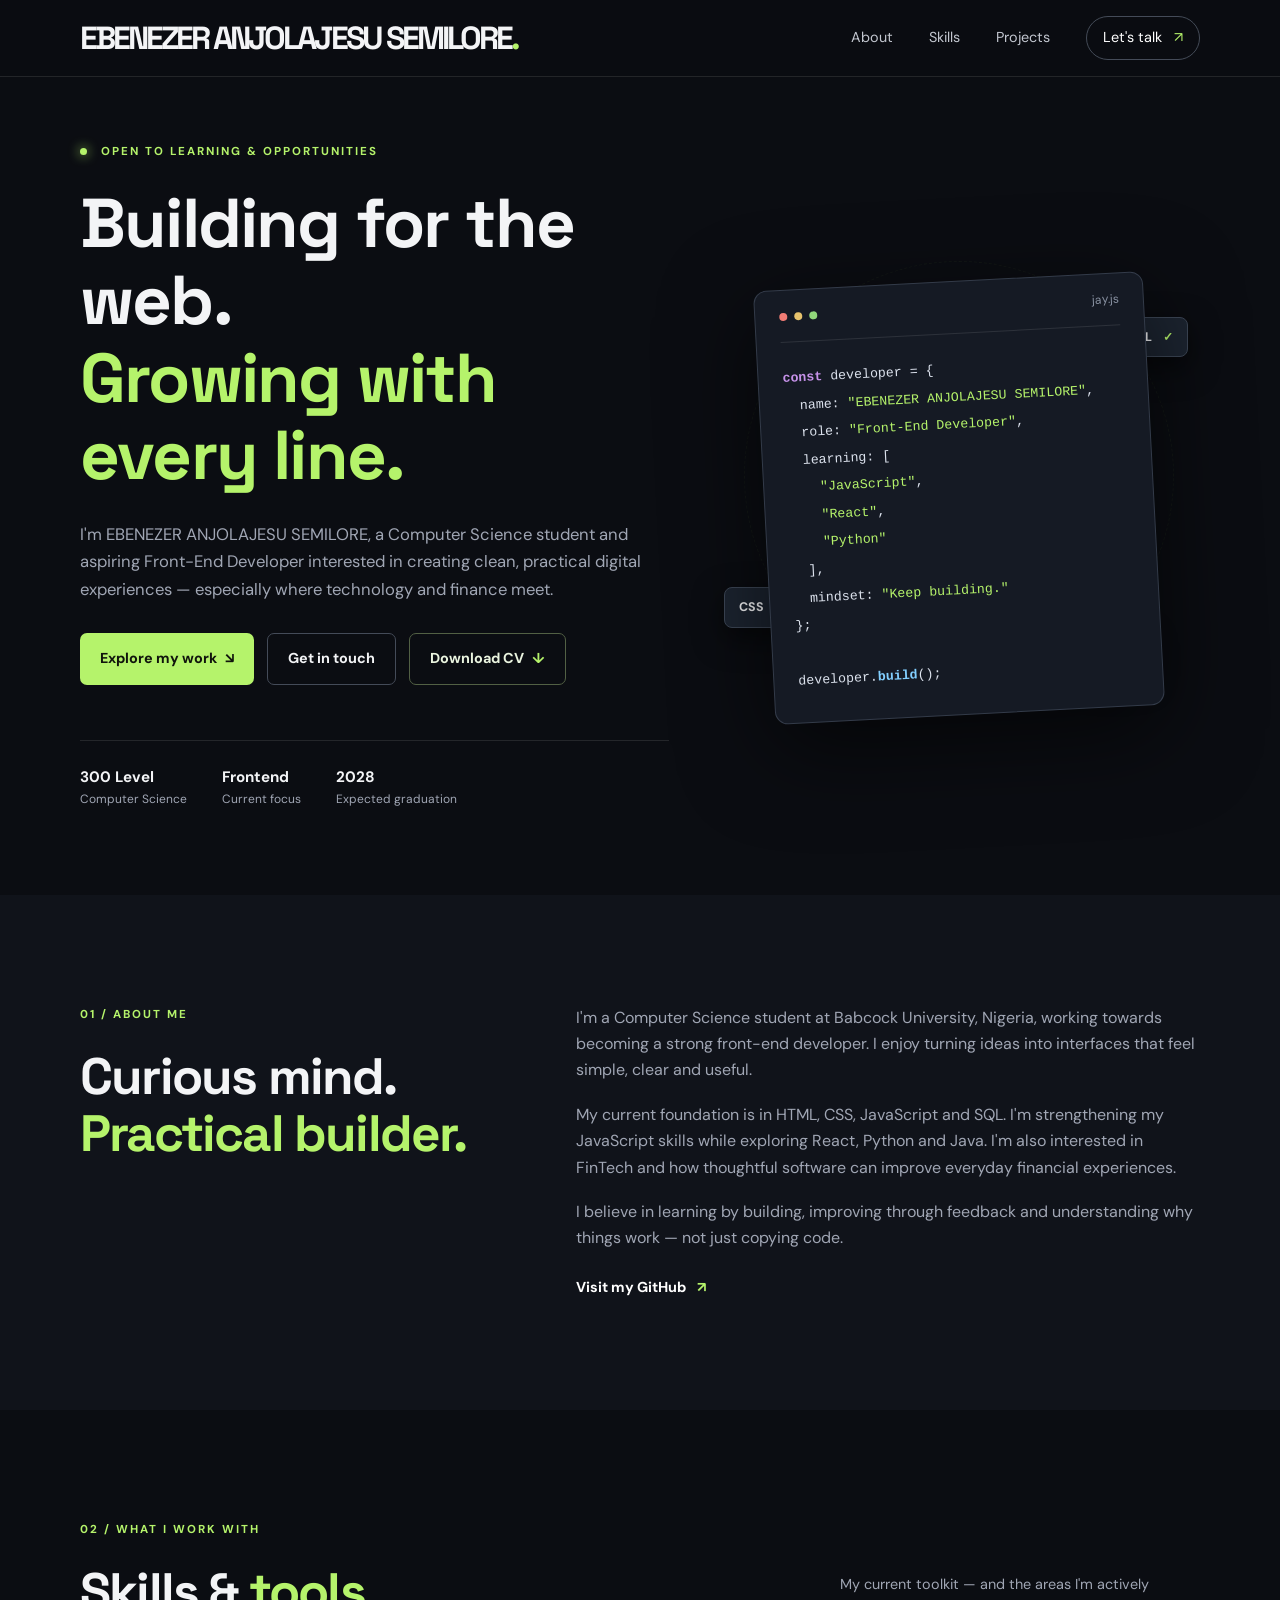
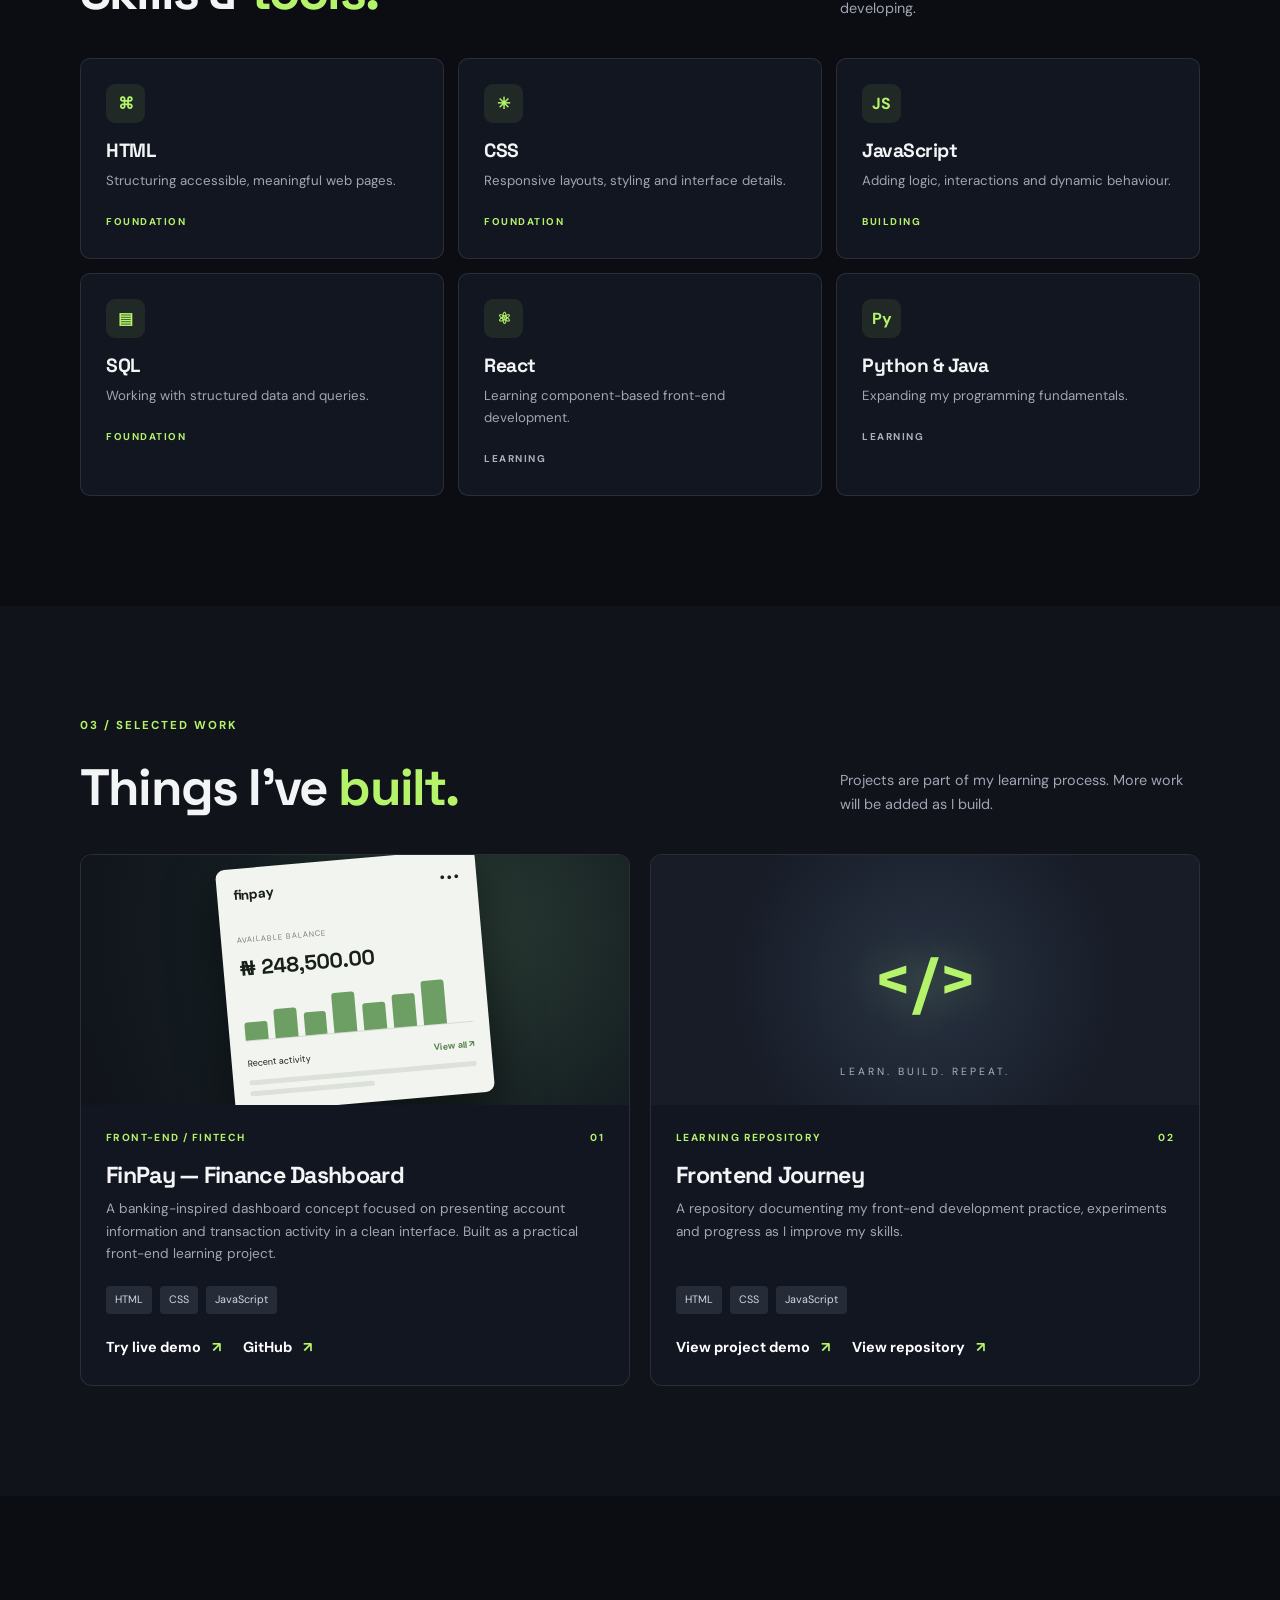
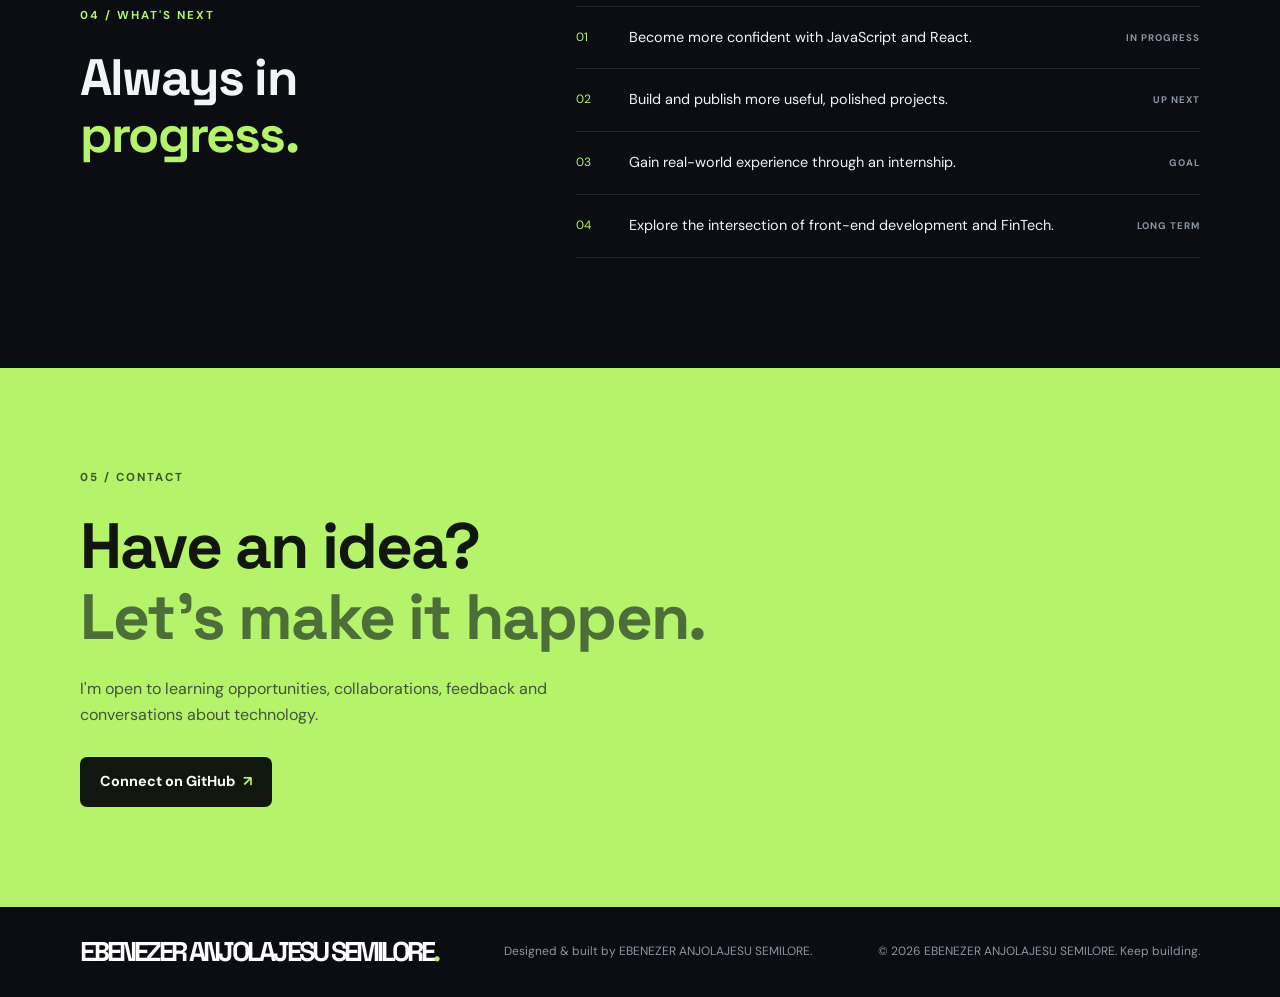
<file: index.html>
<!DOCTYPE html>
<html lang="en">
<head>
  <meta charset="UTF-8" />
  <meta name="viewport" content="width=device-width, initial-scale=1.0" />
  <meta name="description" content="EBENEZER ANJOLAJESU SEMILORE — Computer Science student and aspiring Front-End Developer building useful, user-friendly web experiences." />
  <title>EBENEZER ANJOLAJESU SEMILORE | Front-End Developer</title>
  <link rel="preconnect" href="https://fonts.googleapis.com">
  <link rel="preconnect" href="https://fonts.gstatic.com" crossorigin>
  <link href="https://fonts.googleapis.com/css2?family=DM+Sans:wght@400;500;600;700&family=Space+Grotesk:wght@500;600;700&display=swap" rel="stylesheet">
  <link rel="stylesheet" href="style.css" />
</head>
<body>
  <header class="site-header">
    <nav class="nav container" aria-label="Main navigation">
      <a class="logo" href="#home">EBENEZER ANJOLAJESU SEMILORE<span>.</span></a>
      <button class="menu-toggle" aria-label="Toggle navigation" aria-expanded="false">☰</button>
      <div class="nav-links">
        <a href="#about">About</a><a href="#skills">Skills</a><a href="#projects">Projects</a><a href="#contact" class="nav-cta">Let's talk <span>↗</span></a>
      </div>
    </nav>
  </header>

  <main>
    <section class="hero container" id="home">
      <div class="hero-copy">
        <p class="eyebrow"><span class="status-dot"></span> OPEN TO LEARNING & OPPORTUNITIES</p>
        <h1>Building for the web.<br><span>Growing with every line.</span></h1>
        <p class="hero-text">I'm EBENEZER ANJOLAJESU SEMILORE, a Computer Science student and aspiring Front-End Developer interested in creating clean, practical digital experiences — especially where technology and finance meet.</p>
        <div class="hero-actions">
          <a class="button primary" href="#projects">Explore my work <span>↘</span></a>
          <a class="button secondary" href="#contact">Get in touch</a>
          <a class="button cv-button" href="assets/EBENEZER ANJOLAJESU SEMILOREpdf" download>Download CV <span>↓</span></a>
        </div>
        <div class="quick-facts">
          <div><strong>300 Level</strong><small>Computer Science</small></div>
          <div><strong>Frontend</strong><small>Current focus</small></div>
          <div><strong>2028</strong><small>Expected graduation</small></div>
        </div>
      </div>
      <div class="hero-visual" aria-label="Decorative code card">
        <div class="orbit orbit-one"></div><div class="orbit orbit-two"></div>
        <div class="code-card">
          <div class="window-top"><i></i><i></i><i></i><span>jay.js</span></div>
          <pre><code><b>const</b> developer = {
  name: <em>"EBENEZER ANJOLAJESU SEMILORE"</em>,
  role: <em>"Front-End Developer"</em>,
  learning: [
    <em>"JavaScript"</em>,
    <em>"React"</em>,
    <em>"Python"</em>
  ],
  mindset: <em>"Keep building."</em>
};

developer.<strong>build</strong>();</code></pre>
        </div>
        <div class="floating-tag tag-one">HTML <span>✓</span></div>
        <div class="floating-tag tag-two">CSS <span>✓</span></div>
        <div class="floating-tag tag-three">JS <span>↗</span></div>
      </div>
    </section>

    <section class="section about-section" id="about">
      <div class="container two-column">
        <div><p class="eyebrow">01 / ABOUT ME</p><h2>Curious mind.<br><span>Practical builder.</span></h2></div>
        <div class="about-copy">
          <p>I'm a Computer Science student at Babcock University, Nigeria, working towards becoming a strong front-end developer. I enjoy turning ideas into interfaces that feel simple, clear and useful.</p>
          <p>My current foundation is in HTML, CSS, JavaScript and SQL. I'm strengthening my JavaScript skills while exploring React, Python and Java. I'm also interested in FinTech and how thoughtful software can improve everyday financial experiences.</p>
          <p>I believe in learning by building, improving through feedback and understanding why things work — not just copying code.</p>
          <a class="text-link" href="https://github.com/eanjolajesu-prog" target="_blank" rel="noreferrer">Visit my GitHub <span>↗</span></a>
        </div>
      </div>
    </section>

    <section class="section" id="skills">
      <div class="container">
        <p class="eyebrow">02 / WHAT I WORK WITH</p>
        <div class="section-heading"><h2>Skills & <span>tools.</span></h2><p>My current toolkit — and the areas I'm actively developing.</p></div>
        <div class="skill-grid">
          <article class="skill-card"><div class="skill-icon">⌘</div><h3>HTML</h3><p>Structuring accessible, meaningful web pages.</p><span class="skill-level">FOUNDATION</span></article>
          <article class="skill-card"><div class="skill-icon">✳</div><h3>CSS</h3><p>Responsive layouts, styling and interface details.</p><span class="skill-level">FOUNDATION</span></article>
          <article class="skill-card"><div class="skill-icon">JS</div><h3>JavaScript</h3><p>Adding logic, interactions and dynamic behaviour.</p><span class="skill-level">BUILDING</span></article>
          <article class="skill-card"><div class="skill-icon">▤</div><h3>SQL</h3><p>Working with structured data and queries.</p><span class="skill-level">FOUNDATION</span></article>
          <article class="skill-card learning"><div class="skill-icon">⚛</div><h3>React</h3><p>Learning component-based front-end development.</p><span class="skill-level">LEARNING</span></article>
          <article class="skill-card learning"><div class="skill-icon">Py</div><h3>Python & Java</h3><p>Expanding my programming fundamentals.</p><span class="skill-level">LEARNING</span></article>
        </div>
      </div>
    </section>

    <section class="section projects-section" id="projects">
      <div class="container">
        <p class="eyebrow">03 / SELECTED WORK</p>
        <div class="section-heading"><h2>Things I've <span>built.</span></h2><p>Projects are part of my learning process. More work will be added as I build.</p></div>
        <div class="project-grid">
          <article class="project-card featured-project">
            <div class="project-art finpay-art"><div class="mini-window"><div class="mini-top">finpay <span>•••</span></div><small>AVAILABLE BALANCE</small><strong>₦ 248,500.00</strong><div class="mini-bars"><i></i><i></i><i></i><i></i><i></i><i></i><i></i></div><div class="mini-row"><span>Recent activity</span><b>View all ↗</b></div><div class="mini-line"></div><div class="mini-line short"></div></div></div>
            <div class="project-info"><div class="project-meta"><span>FRONT-END / FINTECH</span><span>01</span></div><h3>FinPay — Finance Dashboard</h3><p>A banking-inspired dashboard concept focused on presenting account information and transaction activity in a clean interface. Built as a practical front-end learning project.</p><div class="tags"><span>HTML</span><span>CSS</span><span>JavaScript</span></div><div class="project-actions">
                <a class="text-link" href="finpay-demo.html">Try live demo <span>↗</span></a>
                <a class="text-link" href="https://github.com/eanjolajesu-prog" target="_blank" rel="noreferrer">GitHub <span>↗</span></a>
              </div></div>
          </article>
          <article class="project-card">
            <div class="project-art journey-art"><div class="journey-mark">&lt;/&gt;</div><div class="journey-caption">LEARN. BUILD. REPEAT.</div></div>
            <div class="project-info"><div class="project-meta"><span>LEARNING REPOSITORY</span><span>02</span></div><h3>Frontend Journey</h3><p>A repository documenting my front-end development practice, experiments and progress as I improve my skills.</p><div class="tags"><span>HTML</span><span>CSS</span><span>JavaScript</span></div><div class="project-actions">
              <a class="text-link" href="finpay-demo.html">View project demo <span>↗</span></a>
              <a class="text-link" href="https://github.com/eanjolajesu-prog/frontend-journey" target="_blank" rel="noreferrer">View repository <span>↗</span></a>
            </div></div>
          </article>
        </div>
    </section>

    <section class="section goals-section">
      <div class="container goals-wrap">
        <div><p class="eyebrow">04 / WHAT'S NEXT</p><h2>Always in <span>progress.</span></h2></div>
        <div class="goal-list">
          <div><span>01</span><p>Become more confident with JavaScript and React.</p><b>IN PROGRESS</b></div>
          <div><span>02</span><p>Build and publish more useful, polished projects.</p><b>UP NEXT</b></div>
          <div><span>03</span><p>Gain real-world experience through an internship.</p><b>GOAL</b></div>
          <div><span>04</span><p>Explore the intersection of front-end development and FinTech.</p><b>LONG TERM</b></div>
        </div>
      </div>
    </section>

    <section class="contact-section" id="contact">
      <div class="container contact-inner">
        <p class="eyebrow">05 / CONTACT</p>
        <h2>Have an idea?<br><span>Let's make it happen.</span></h2>
        <p>I'm open to learning opportunities, collaborations, feedback and conversations about technology.</p>
        <a class="button light-button" href="https://github.com/eanjolajesu-prog" target="_blank" rel="noreferrer">Connect on GitHub <span>↗</span></a>
      </div>
    </section>
  </main>

  <footer class="footer container"><a class="logo" href="#home">EBENEZER ANJOLAJESU SEMILORE<span>.</span></a><p>Designed & built by EBENEZER ANJOLAJESU SEMILORE.</p><p>© <span id="year"></span> EBENEZER ANJOLAJESU SEMILORE. Keep building.</p></footer>
  <script src="script.js"></script>
</body>
</html>
</file>
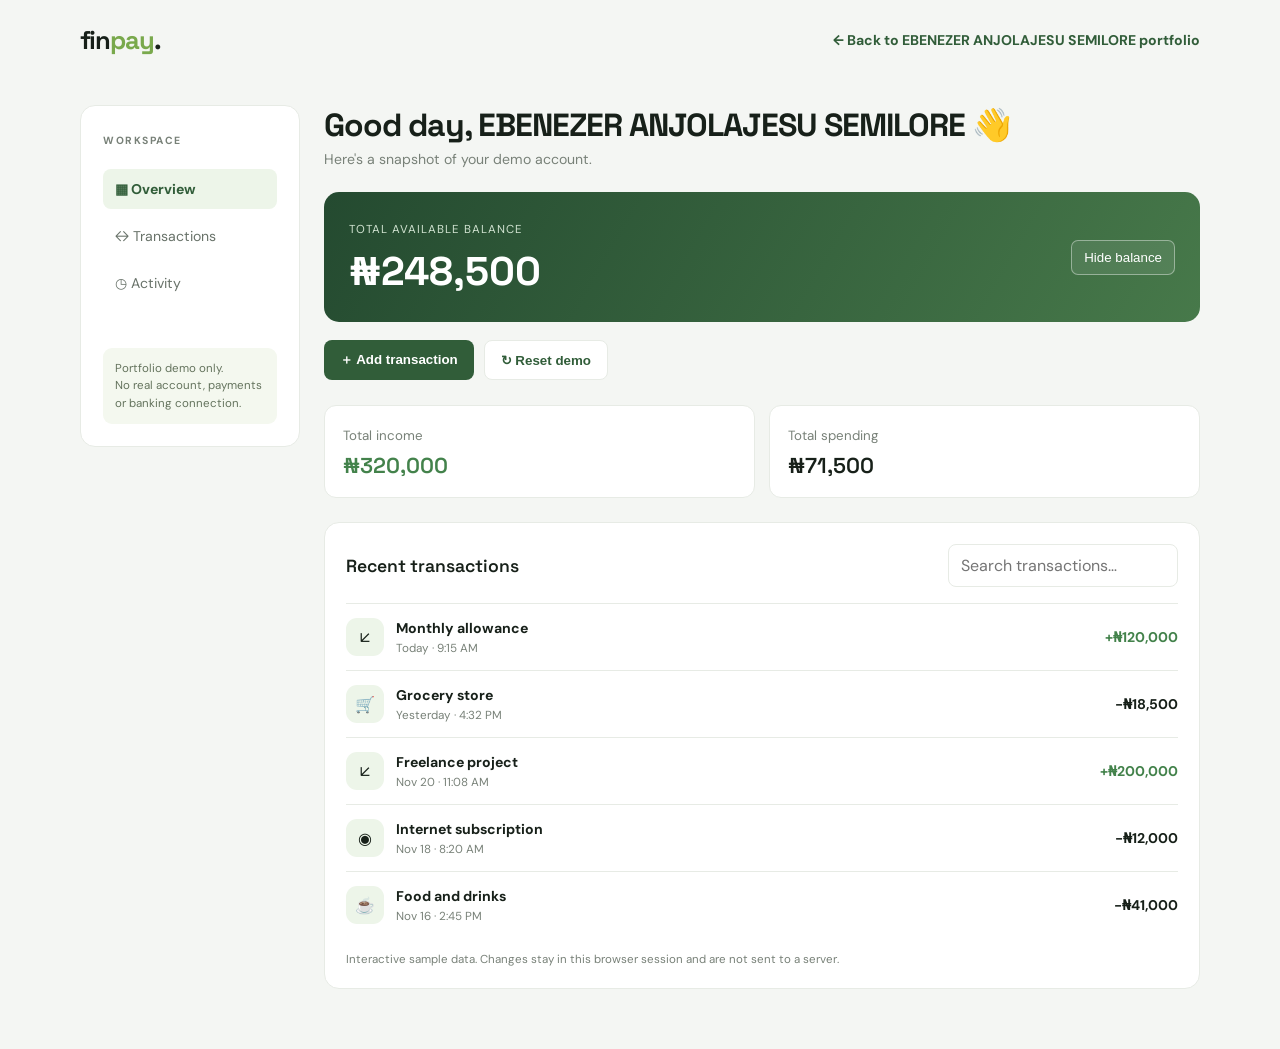
<file: finpay-demo.html>
<!DOCTYPE html>
<html lang="en">
<head>
<meta charset="UTF-8"><meta name="viewport" content="width=device-width, initial-scale=1.0">
<meta name="description" content="FinPay interactive front-end portfolio demonstration.">
<title>FinPay Demo | EBENEZER ANJOLAJESU SEMILORE</title>
<link rel="preconnect" href="https://fonts.googleapis.com"><link rel="preconnect" href="https://fonts.gstatic.com" crossorigin>
<link href="https://fonts.googleapis.com/css2?family=DM+Sans:wght@400;500;600;700&family=Space+Grotesk:wght@500;600;700&display=swap" rel="stylesheet">
<style>
:root{--bg:#f4f6f3;--panel:#fff;--ink:#172019;--muted:#788178;--green:#315d39;--lime:#c5f27b;--line:#e7ebe5}
*{box-sizing:border-box;margin:0;padding:0}body{font-family:"DM Sans",sans-serif;background:var(--bg);color:var(--ink);min-height:100vh}.wrap{width:min(1120px,calc(100% - 36px));margin:auto}.top{display:flex;justify-content:space-between;align-items:center;padding:24px 0}.brand{font:700 1.6rem "Space Grotesk";letter-spacing:-1px}.brand span{color:#79a94c}.top a{color:var(--green);font-size:.88rem;text-decoration:none;font-weight:700}.layout{display:grid;grid-template-columns:220px 1fr;gap:24px;padding:25px 0 60px}.side,.panel{background:var(--panel);border:1px solid var(--line);border-radius:15px}.side{padding:22px;height:max-content}.side small{font-size:.65rem;color:var(--muted);letter-spacing:1.5px;font-weight:700}.side nav{display:grid;gap:7px;margin-top:20px}.side nav a{padding:11px 12px;border-radius:8px;color:#687269;text-decoration:none;font-size:.88rem}.side nav a.active{background:#edf5e9;color:var(--green);font-weight:700}.side .demo-note{margin-top:45px;padding:12px;background:#f4f8ef;border-radius:9px;color:#65745e;font-size:.72rem;line-height:1.5}.content h1{font:700 2rem "Space Grotesk";letter-spacing:-1px}.sub{color:var(--muted);font-size:.88rem;margin-top:5px}.balance{margin-top:24px;background:linear-gradient(120deg,#244a30,#47794a);border-radius:15px;padding:25px;color:white;display:flex;justify-content:space-between;align-items:center;gap:15px}.balance small{color:#d1e3d1;font-size:.72rem;letter-spacing:1px}.amount{font:700 clamp(1.7rem,4vw,2.5rem) "Space Grotesk";margin-top:8px}.balance button{border:1px solid #ffffff66;background:#ffffff15;color:white;border-radius:7px;padding:9px 12px;cursor:pointer}.actions{display:flex;gap:10px;margin:18px 0 25px;flex-wrap:wrap}.btn{border:0;border-radius:8px;padding:11px 16px;background:var(--green);color:white;font-weight:700;cursor:pointer}.btn.alt{background:white;color:var(--green);border:1px solid var(--line)}.stats{display:grid;grid-template-columns:repeat(2,1fr);gap:14px;margin-bottom:24px}.stat{padding:18px;background:white;border:1px solid var(--line);border-radius:12px}.stat small{color:var(--muted)}.stat strong{display:block;font:600 1.35rem "Space Grotesk";margin-top:7px}.transactions{padding:21px}.tx-head{display:flex;justify-content:space-between;align-items:center;gap:12px;margin-bottom:16px}.tx-head h2{font:600 1.1rem "Space Grotesk"}.search{border:1px solid var(--line);border-radius:8px;padding:10px 12px;width:min(230px,55%);font:inherit}.tx{display:flex;align-items:center;justify-content:space-between;gap:12px;padding:14px 0;border-top:1px solid var(--line)}.tx-left{display:flex;align-items:center;gap:12px}.tx-icon{width:38px;height:38px;border-radius:11px;background:#edf5e9;display:grid;place-items:center}.tx-name{font-weight:700;font-size:.88rem}.tx-date{font-size:.73rem;color:var(--muted);margin-top:3px}.tx-amount{font-weight:700;font-size:.88rem}.credit{color:#43824b}.empty{padding:25px;text-align:center;color:var(--muted);font-size:.85rem}.notice{font-size:.72rem;color:var(--muted);margin-top:14px}
.modal{position:fixed;inset:0;background:#10181099;display:none;place-items:center;padding:18px}.modal.open{display:grid}.dialog{background:white;padding:24px;border-radius:14px;width:min(390px,100%)}.dialog h2{font:700 1.3rem "Space Grotesk";margin-bottom:15px}.dialog label{display:block;font-size:.8rem;color:#59635a;margin:12px 0 5px}.dialog input,.dialog select{width:100%;padding:11px;border:1px solid var(--line);border-radius:8px;font:inherit}.dialog-actions{display:flex;gap:9px;margin-top:18px}.dialog-actions button{flex:1}
@media(max-width:720px){.layout{grid-template-columns:1fr}.side{padding:13px}.side nav{display:flex;overflow:auto;margin-top:10px}.side nav a{white-space:nowrap}.side .demo-note{display:none}.balance{align-items:flex-start;flex-direction:column}.stats{gap:9px}.stat{padding:14px}.transactions{padding:15px}.tx-head{align-items:flex-start;flex-direction:column}.search{width:100%}}
</style></head>
<body>
<header class="wrap top"><div class="brand">fin<span>pay</span>.</div><a href="index.html">← Back to EBENEZER ANJOLAJESU SEMILORE portfolio</a></header>
<main class="wrap layout">
<aside class="side"><small>WORKSPACE</small><nav><a class="active" href="#overview">▦ Overview</a><a href="#transactions">↔ Transactions</a><a href="#transactions">◷ Activity</a></nav><div class="demo-note">Portfolio demo only.<br>No real account, payments or banking connection.</div></aside>
<section class="content" id="overview">
<h1>Good day, EBENEZER ANJOLAJESU SEMILORE 👋</h1><p class="sub">Here's a snapshot of your demo account.</p>
<div class="balance"><div><small>TOTAL AVAILABLE BALANCE</small><div class="amount" id="balance">₦248,500.00</div></div><button id="toggleBalance">Hide balance</button></div>
<div class="actions"><button class="btn" id="addBtn">＋ Add transaction</button><button class="btn alt" id="resetBtn">↻ Reset demo</button></div>
<div class="stats"><div class="stat"><small>Total income</small><strong class="credit" id="income">₦320,000</strong></div><div class="stat"><small>Total spending</small><strong id="spending">₦71,500</strong></div></div>
<div class="panel transactions" id="transactions"><div class="tx-head"><h2>Recent transactions</h2><input class="search" id="search" type="search" placeholder="Search transactions…"></div><div id="transactionList"></div><p class="notice">Interactive sample data. Changes stay in this browser session and are not sent to a server.</p></div>
</section></main>
<div class="modal" id="modal"><form class="dialog" id="transactionForm">
    <h2>Add a transaction</h2>
    <label for="title">Description</label>
    <input id="title" required maxlength="40" placeholder="e.g. Freelance payment">
    <label for="value">Amount (₦)</label><input id="value" required type="number" min="1" step="1" placeholder="e.g. 15000">
    <label for="type">Transaction type</label>
    <select id="type"><option value="income">Income</option>
        <option value="expense">Expense</option>
    </select><div class="dialog-actions">
            <button type="button" class="btn alt" id="cancelBtn">Cancel</button>
            <button class="btn" type="submit">Add transaction</button>
        </div></form></div>
<script>
const initial = [
 {name:"Monthly allowance",date:"Today · 9:15 AM",amount:120000,type:"income",icon:"↙"},
 {name:"Grocery store",date:"Yesterday · 4:32 PM",amount:18500,type:"expense",icon:"🛒"},
 {name:"Freelance project",date:"Nov 20 · 11:08 AM",amount:200000,type:"income",icon:"↙"},
 {name:"Internet subscription",date:"Nov 18 · 8:20 AM",amount:12000,type:"expense",icon:"◉"},
 {name:"Food and drinks",date:"Nov 16 · 2:45 PM",amount:41000,type:"expense",icon:"☕"}
];
let transactions = initial.map(item=>({...item}));
let balanceVisible = true;
const money = n => "₦"+n.toLocaleString("en-NG");
function totals(){const income=transactions.filter(t=>t.type==="income").reduce((s,t)=>s+t.amount,0);const spending=transactions.filter(t=>t.type==="expense").reduce((s,t)=>s+t.amount,0);return {income,spending,balance:248500+income-320000-(spending-71500)}}
function render(){
 const t=totals();document.getElementById("balance").textContent=balanceVisible?money(t.balance):"••••••••";
 document.getElementById("income").textContent=money(t.income);document.getElementById("spending").textContent=money(t.spending);
 const q=document.getElementById("search").value.toLowerCase();
 const filtered=transactions.filter(x=>x.name.toLowerCase().includes(q));
 document.getElementById("transactionList").innerHTML=filtered.length?filtered.map(x=>`<div class="tx"><div class="tx-left"><div class="tx-icon">${x.icon}</div><div><div class="tx-name">${escapeHtml(x.name)}</div><div class="tx-date">${x.date}</div></div></div><div class="tx-amount ${x.type==="income"?"credit":""}">${x.type==="income"?"+":"−"}${money(x.amount)}</div></div>`).join(""):'<div class="empty">No matching transactions found.</div>';
}
function escapeHtml(s){return s.replace(/[&<>"']/g,c=>({"&":"&amp;","<":"&lt;",">":"&gt;",'"':"&quot;","'":"&#39;"}[c]));}
document.getElementById("toggleBalance").onclick=()=>{balanceVisible=!balanceVisible;document.getElementById("toggleBalance").textContent=balanceVisible?"Hide balance":"Show balance";render()};
document.getElementById("search").addEventListener("input",render);
const modal=document.getElementById("modal");document.getElementById("addBtn").onclick=()=>modal.classList.add("open");document.getElementById("cancelBtn").onclick=()=>modal.classList.remove("open");
document.getElementById("transactionForm").addEventListener("submit",e=>{e.preventDefault();const name=document.getElementById("title").value.trim(),amount=Number(document.getElementById("value").value),type=document.getElementById("type").value;if(!name||!Number.isFinite(amount)||amount<=0)return;transactions.unshift({name,date:"Just now",amount,type,icon:type==="income"?"↙":"↗"});e.target.reset();modal.classList.remove("open");render()});
document.getElementById("resetBtn").onclick=()=>{transactions=initial.map(item=>({...item}));document.getElementById("search").value="";render()};
render();
</script></body></html>
</file>
<file: style.css>
:root{--bg:#0b0d12;--panel:#121620;--text:#f3f4f6;--muted:#a0a6b4;--accent:#b5f36b;--line:rgba(255,255,255,.1)}
*{box-sizing:border-box;margin:0;padding:0}html{scroll-behavior:smooth}body{font-family:"DM Sans",sans-serif;background:var(--bg);color:var(--text);line-height:1.65}a{color:inherit;text-decoration:none}.container{width:min(1120px,calc(100% - 48px));margin:auto}.site-header{position:sticky;top:0;z-index:10;background:rgba(11,13,18,.88);backdrop-filter:blur(16px);border-bottom:1px solid var(--line)}.nav{height:76px;display:flex;align-items:center;justify-content:space-between}.logo{font:700 2rem "Space Grotesk";letter-spacing:-3px}.logo span{color:var(--accent)}.nav-links{display:flex;align-items:center;gap:36px;color:#c3c7d0;font-size:.9rem}.nav-links a:hover,.text-link:hover{color:var(--accent)}.nav-cta{border:1px solid #444b58;padding:9px 16px;border-radius:30px;color:white}.nav-cta span,.button span,.text-link span{color:var(--accent);margin-left:8px}.menu-toggle{display:none;background:none;color:white;border:0;font-size:1.5rem}.hero{min-height:690px;display:grid;grid-template-columns:1.1fr .9fr;align-items:center;gap:50px;padding-top:65px;padding-bottom:85px}.eyebrow{font-size:.72rem;letter-spacing:2px;font-weight:700;color:var(--accent);margin-bottom:24px}.status-dot{display:inline-block;width:7px;height:7px;border-radius:50%;background:var(--accent);margin-right:9px;box-shadow:0 0 12px var(--accent)}h1,h2,h3{font-family:"Space Grotesk",sans-serif;line-height:1.12;letter-spacing:-1.8px}h1{font-size:clamp(3rem,5.4vw,5rem);max-width:720px}h1 span,h2 span{color:var(--accent)}.hero-text{color:var(--muted);font-size:1.04rem;max-width:570px;margin:26px 0 30px}.hero-actions{display:flex;gap:13px;flex-wrap:wrap}.button{display:inline-flex;align-items:center;justify-content:center;padding:13px 20px;border-radius:7px;font-weight:700;font-size:.9rem;transition:.2s}.primary{background:var(--accent);color:#10140c}.primary span{color:#10140c}.primary:hover{transform:translateY(-3px);box-shadow:0 10px 30px #b5f33625}.secondary{border:1px solid #444b58}.secondary:hover{border-color:var(--accent)}.quick-facts{display:flex;gap:35px;margin-top:55px;padding-top:24px;border-top:1px solid var(--line)}.quick-facts div{display:flex;flex-direction:column}.quick-facts strong{font-size:.95rem}.quick-facts small{color:var(--muted);font-size:.75rem}.hero-visual{height:390px;display:grid;place-items:center;position:relative}.orbit{position:absolute;border:1px solid #b5f36b1b;border-radius:50%;width:340px;height:340px}.orbit-two{width:430px;height:430px;border-style:dashed;opacity:.45}.code-card{position:relative;z-index:1;background:#151a24;border:1px solid #333b49;border-radius:13px;width:min(390px,100%);padding:0 24px 27px;box-shadow:0 25px 90px #0009;transform:rotate(-3deg)}.window-top{height:52px;border-bottom:1px solid var(--line);display:flex;align-items:center;gap:7px;margin-bottom:22px}.window-top i{width:8px;height:8px;border-radius:50%;background:#626b79}.window-top i:first-child{background:#f17c75}.window-top i:nth-child(2){background:#e7c36d}.window-top i:nth-child(3){background:#91d77b}.window-top span{margin-left:auto;color:#8992a2;font-size:.75rem}.code-card pre{white-space:pre-wrap;font: .83rem/2 "DM Sans",monospace;color:#dce2ed}.code-card code b{color:#c792ea}.code-card code em{color:#b5f36b;font-style:normal}.code-card code strong{color:#82cfff}.floating-tag{position:absolute;background:#1c2430;border:1px solid #3c4655;border-radius:8px;padding:9px 14px;font-size:.78rem;font-weight:700;box-shadow:0 10px 30px #0008}.floating-tag span{color:var(--accent);margin-left:8px}.tag-one{top:36px;right:12px}.tag-two{bottom:43px;left:5px}.tag-three{bottom:0;right:55px}.section{padding:110px 0}.about-section,.projects-section{background:#10131a}.two-column{display:grid;grid-template-columns:.8fr 1.2fr;gap:80px}.section h2,.goals-wrap h2{font-size:clamp(2.4rem,4vw,3.6rem)}.about-copy{max-width:650px;color:var(--muted)}.about-copy p+p{margin-top:18px}.text-link{display:inline-block;margin-top:24px;font-weight:700;font-size:.9rem;color:white}.section-heading{display:flex;align-items:end;justify-content:space-between;gap:25px;margin-bottom:38px}.section-heading p{max-width:360px;color:var(--muted);font-size:.9rem}.skill-grid{display:grid;grid-template-columns:repeat(3,1fr);gap:14px}.skill-card{padding:25px;background:var(--panel);border:1px solid var(--line);border-radius:10px;min-height:190px}.skill-icon{width:39px;height:39px;border-radius:9px;background:#b5f36b16;color:var(--accent);display:grid;place-items:center;font-weight:700;margin-bottom:17px}.skill-card h3{font-size:1.2rem;letter-spacing:-.5px}.skill-card p{color:var(--muted);font-size:.83rem;margin:8px 0 15px}.skill-level{font-size:.62rem;letter-spacing:1.5px;color:var(--accent);font-weight:700}.learning .skill-level{color:#a9b0be}.project-grid{display:grid;grid-template-columns:1fr 1fr;gap:20px}.project-card{background:var(--panel);border:1px solid var(--line);border-radius:12px;overflow:hidden}.project-art{height:250px;display:grid;place-items:center;position:relative;overflow:hidden}.finpay-art{background:radial-gradient(circle at 70% 30%,#293b33,#151e22 55%,#10131a)}.mini-window{width:260px;background:#f2f4ef;color:#172019;border-radius:9px;padding:16px;box-shadow:0 20px 50px #0008;transform:rotate(-5deg)}.mini-top{font-weight:700;font-size:.85rem;display:flex;justify-content:space-between;margin-bottom:18px}.mini-top span{letter-spacing:2px}.mini-window small{font-size:.48rem;color:#778078;letter-spacing:1px}.mini-window>strong{display:block;font:700 1.3rem "Space Grotesk";margin:4px 0 15px}.mini-bars{height:45px;display:flex;align-items:end;gap:7px;border-bottom:1px solid #d5dbd2}.mini-bars i{width:10%;background:#6d9e63;border-radius:3px 3px 0 0;height:40%}.mini-bars i:nth-child(2){height:65%}.mini-bars i:nth-child(3){height:52%}.mini-bars i:nth-child(4){height:90%}.mini-bars i:nth-child(5){height:60%}.mini-bars i:nth-child(6){height:75%}.mini-bars i:nth-child(7){height:100%}.mini-row{display:flex;justify-content:space-between;font-size:.56rem;margin-top:15px}.mini-row b{color:#54814a}.mini-line{height:5px;background:#dce1d9;border-radius:5px;margin-top:9px}.mini-line.short{width:55%;margin-top:6px}.journey-art{background:radial-gradient(circle at center,#293343,#171c27 65%)}.journey-mark{font:700 4rem "Space Grotesk";color:var(--accent);text-shadow:0 0 40px #b5f36b55}.journey-caption{position:absolute;bottom:25px;letter-spacing:3px;font-size:.65rem;color:#aab2c0}.project-info{padding:25px}.project-meta{display:flex;justify-content:space-between;color:var(--accent);font-size:.64rem;letter-spacing:1.4px;font-weight:700}.project-info h3{font-size:1.45rem;margin:15px 0 10px;letter-spacing:-.7px}.project-info p{font-size:.85rem;color:var(--muted);min-height:70px}.tags{display:flex;gap:8px;margin-top:18px}.tags span{font-size:.67rem;color:#d3d8e1;background:#252c38;padding:5px 9px;border-radius:4px}.project-note{font-size:.75rem;color:#858d9b;margin-top:20px}.goals-wrap{display:grid;grid-template-columns:.8fr 1.2fr;gap:80px}.goal-list>div{display:grid;grid-template-columns:38px 1fr auto;gap:15px;align-items:center;padding:19px 0;border-bottom:1px solid var(--line)}.goal-list>div:first-child{border-top:1px solid var(--line)}.goal-list span{color:var(--accent);font-size:.75rem}.goal-list p{font-size:.9rem}.goal-list b{font-size:.6rem;letter-spacing:1px;color:#8c95a4}.contact-section{background:var(--accent);color:#11170e;padding:100px 0}.contact-inner{max-width:1120px}.contact-section .eyebrow{color:#3b542b}.contact-section h2{font-size:clamp(2.8rem,5vw,4.8rem)}.contact-section h2 span{color:#4d6d39}.contact-section p:not(.eyebrow){max-width:490px;color:#43523a;margin:22px 0 28px}.light-button{background:#11170e;color:white}.light-button span{color:var(--accent)}.footer{min-height:90px;display:flex;align-items:center;justify-content:space-between;color:#8d95a3;font-size:.75rem}.footer .logo{color:white;font-size:1.7rem}.footer .logo span{color:var(--accent)}
@media(max-width:800px){.hero{grid-template-columns:1fr;padding-top:75px;gap:20px}.hero-visual{height:350px;margin-top:15px}.two-column,.goals-wrap{grid-template-columns:1fr;gap:35px}.section{padding:80px 0}.section-heading{display:block}.section-heading p{margin-top:15px}.skill-grid{grid-template-columns:repeat(2,1fr)}.project-grid{grid-template-columns:1fr}.project-info p{min-height:0}}
@media(max-width:560px){.container{width:min(100% - 34px,1120px)}.nav{height:66px}.menu-toggle{display:block}.nav-links{display:none;position:absolute;top:66px;left:0;right:0;background:#11151d;padding:22px;flex-direction:column;gap:20px;border-bottom:1px solid var(--line)}.nav-links.open{display:flex}.hero{min-height:auto;padding-top:75px;padding-bottom:65px}h1{font-size:2.8rem}.hero-text{font-size:.95rem}.quick-facts{gap:18px;justify-content:space-between}.quick-facts strong{font-size:.8rem}.quick-facts small{font-size:.65rem}.hero-visual{height:310px}.orbit{width:270px;height:270px}.orbit-two{width:320px;height:320px}.code-card{padding:0 16px 20px}.code-card pre{font-size:.72rem}.tag-one{right:0}.tag-two{left:0}.skill-grid{grid-template-columns:1fr 1fr;gap:9px}.skill-card{padding:17px;min-height:180px}.skill-card p{font-size:.76rem}.project-art{height:215px}.goal-list>div{grid-template-columns:25px 1fr}.goal-list b{grid-column:2}.contact-section{padding:75px 0}.footer{padding:20px 0;flex-wrap:wrap;gap:10px}.footer p:last-child{width:100%}}

.cv-button{border:1px solid #526044;color:#eaf4df}.cv-button:hover{border-color:var(--accent);transform:translateY(-2px)}
.project-actions{display:flex;gap:22px;flex-wrap:wrap}.project-actions .text-link{margin-top:22px}
</file>
